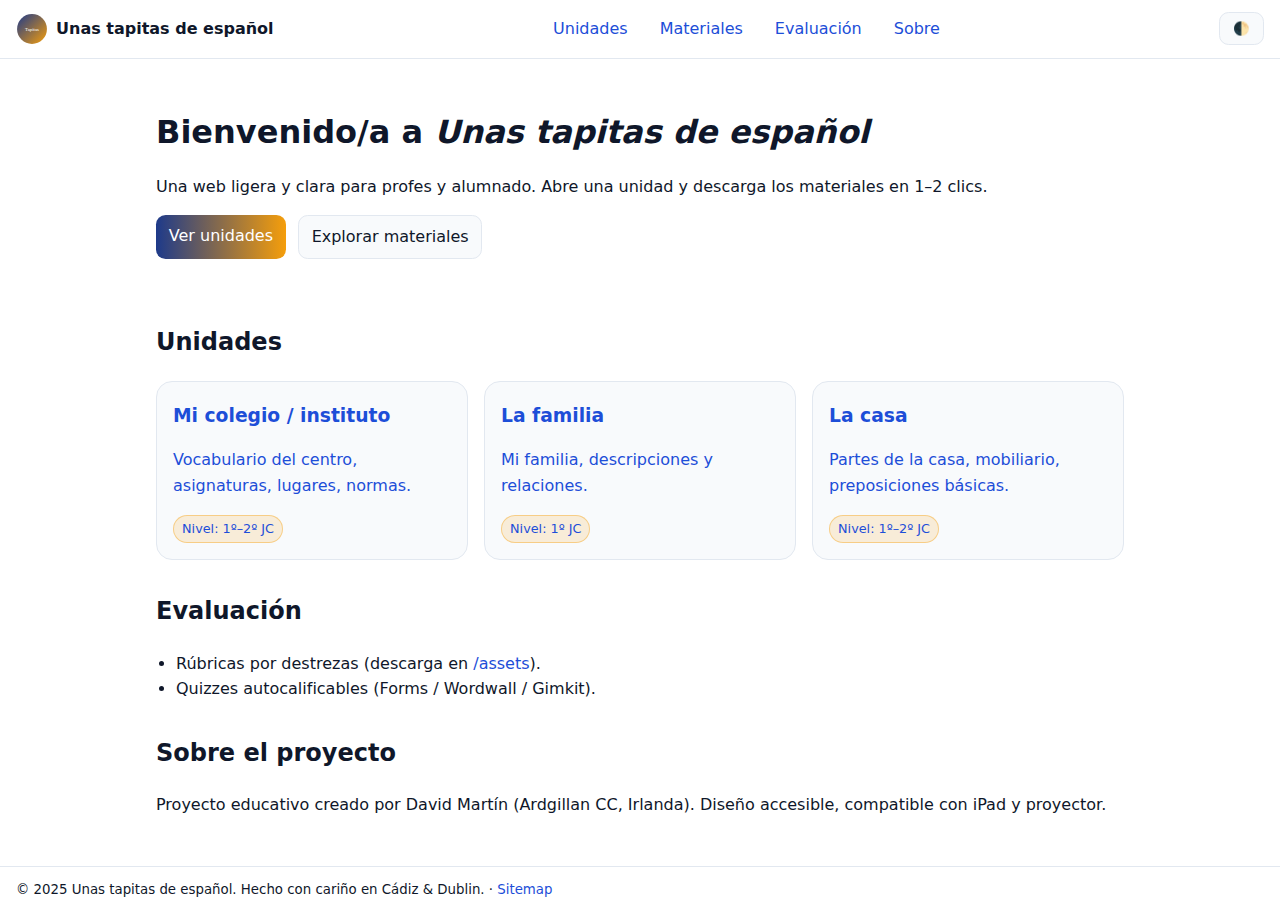
<file: unas_tapitas_starter_v1/index.html>
<!doctype html>
<html lang="es">
<head>
  <meta charset="utf-8" />
  <meta name="viewport" content="width=device-width, initial-scale=1" />
  <title>Unas tapitas de español · Inicio</title>
  <meta name="description" content="Recursos de español para Junior Cycle y Leaving Cert: mindmaps, handouts, quizzes y más." />
  <link rel="stylesheet" href="css/eduweb.css" />
  <link rel="icon" href="img/logo.svg" type="image/svg+xml">
</head>
<body>
<header class="site-header">
  <a class="brand" href="index.html">
    <img class="logo" src="img/logo.svg" alt="Logo Unas tapitas de español" />
    <span>Unas tapitas de español</span>
  </a>
  <nav class="nav">
    <a href="index.html#unidades">Unidades</a>
    <a href="pages/materiales.html">Materiales</a>
    <a href="index.html#evaluacion">Evaluación</a>
    <a href="index.html#sobre">Sobre</a>
  </nav>
  <button id="themeToggle" class="btn" aria-label="Cambiar tema">🌓</button>
</header>

<main class="container">
  <section class="hero">
    <h1>Bienvenido/a a <em>Unas tapitas de español</em></h1>
    <p>Una web ligera y clara para profes y alumnado. Abre una unidad y descarga los materiales en 1–2 clics.</p>
    <div class="cta-row">
      <a class="btn primary" href="#unidades">Ver unidades</a>
      <a class="btn" href="pages/materiales.html">Explorar materiales</a>
    </div>
  </section>

  <section id="unidades" class="section">
    <h2>Unidades</h2>
    <div class="grid cards">
      <a class="card" href="pages/mi-colegio.html">
        <h3>Mi colegio / instituto</h3>
        <p>Vocabulario del centro, asignaturas, lugares, normas.</p>
        <span class="pill">Nivel: 1º–2º JC</span>
      </a>
      <a class="card" href="pages/la-familia.html">
        <h3>La familia</h3>
        <p>Mi familia, descripciones y relaciones.</p>
        <span class="pill">Nivel: 1º JC</span>
      </a>
      <a class="card" href="pages/la-casa.html">
        <h3>La casa</h3>
        <p>Partes de la casa, mobiliario, preposiciones básicas.</p>
        <span class="pill">Nivel: 1º–2º JC</span>
      </a>
    </div>
  </section>

  <section id="evaluacion" class="section">
    <h2>Evaluación</h2>
    <ul class="list">
      <li>Rúbricas por destrezas (descarga en <a href="assets/">/assets</a>).</li>
      <li>Quizzes autocalificables (Forms / Wordwall / Gimkit).</li>
    </ul>
  </section>

  <section id="sobre" class="section">
    <h2>Sobre el proyecto</h2>
    <p>Proyecto educativo creado por David Martín (Ardgillan CC, Irlanda). Diseño accesible, compatible con iPad y proyector.</p>
  </section>
</main>

<footer class="site-footer">
  <small>© 2025 Unas tapitas de español. Hecho con cariño en Cádiz & Dublin. · <a href="sitemap.xml">Sitemap</a></small>
</footer>

<script src="js/site.js"></script>
</body>
</html>
</file>
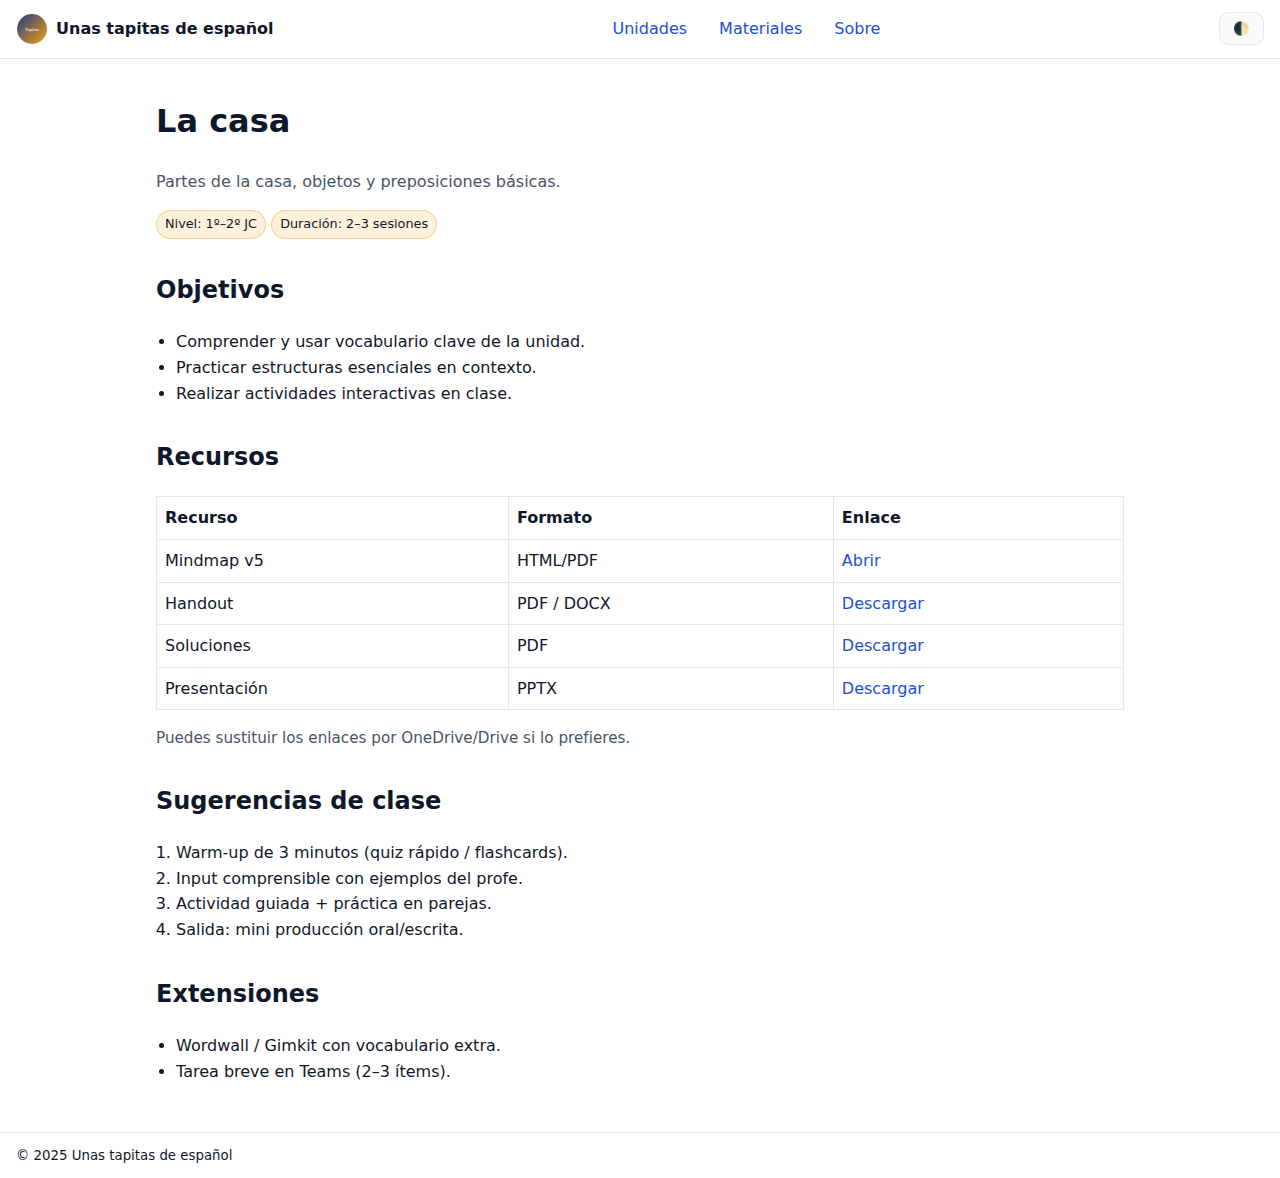
<file: unas_tapitas_starter_v1/pages/la-casa.html>
<!doctype html>
<html lang="es" data-page="la-casa">
<head>
  <meta charset="utf-8" />
  <meta name="viewport" content="width=device-width, initial-scale=1" />
  <title>Unidad · La casa · Unas tapitas de español</title>
  <meta name="description" content="Partes de la casa, objetos y preposiciones básicas." />
  <link rel="stylesheet" href="../css/eduweb.css" />
  <link rel="icon" href="../img/logo.svg" type="image/svg+xml">
</head>
<body>
<header class="site-header">
  <a class="brand" href="../index.html">
    <img class="logo" src="../img/logo.svg" alt="Logo Unas tapitas de español" />
    <span>Unas tapitas de español</span>
  </a>
  <nav class="nav">
    <a href="../index.html#unidades">Unidades</a>
    <a href="materiales.html">Materiales</a>
    <a href="../index.html#sobre">Sobre</a>
  </nav>
  <button id="themeToggle" class="btn" aria-label="Cambiar tema">🌓</button>
</header>

<main class="container">
  <article class="unit">
    <header class="unit-header">
      <h1>La casa</h1>
      <p class="lead">Partes de la casa, objetos y preposiciones básicas.</p>
      <div class="tags">
        <span class="pill">Nivel: 1º–2º JC</span>
        <span class="pill">Duración: 2–3 sesiones</span>
      </div>
    </header>

    <section class="section">
      <h2>Objetivos</h2>
      <ul class="list">
        <li>Comprender y usar vocabulario clave de la unidad.</li>
        <li>Practicar estructuras esenciales en contexto.</li>
        <li>Realizar actividades interactivas en clase.</li>
      </ul>
    </section>

    <section class="section">
      <h2>Recursos</h2>
      <table class="resource-table">
        <thead><tr><th>Recurso</th><th>Formato</th><th>Enlace</th></tr></thead>
        <tbody>
          <tr><td>Mindmap v5</td><td>HTML/PDF</td><td><a href="../assets/mindmap_v5.html">Abrir</a></td></tr>
          <tr><td>Handout</td><td>PDF / DOCX</td><td><a href="../assets/handout.pdf">Descargar</a></td></tr>
          <tr><td>Soluciones</td><td>PDF</td><td><a href="../assets/soluciones.pdf">Descargar</a></td></tr>
          <tr><td>Presentación</td><td>PPTX</td><td><a href="../assets/presentacion.pptx">Descargar</a></td></tr>
        </tbody>
      </table>
      <p class="hint">Puedes sustituir los enlaces por OneDrive/Drive si lo prefieres.</p>
    </section>

    <section class="section">
      <h2>Sugerencias de clase</h2>
      <ol class="list ordered">
        <li>Warm-up de 3 minutos (quiz rápido / flashcards).</li>
        <li>Input comprensible con ejemplos del profe.</li>
        <li>Actividad guiada + práctica en parejas.</li>
        <li>Salida: mini producción oral/escrita.</li>
      </ol>
    </section>

    <section class="section">
      <h2>Extensiones</h2>
      <ul class="list">
        <li>Wordwall / Gimkit con vocabulario extra.</li>
        <li>Tarea breve en Teams (2–3 ítems).</li>
      </ul>
    </section>
  </article>
</main>

<footer class="site-footer">
  <small>© 2025 Unas tapitas de español</small>
</footer>
<script src="../js/site.js"></script>
</body>
</html>
</file>
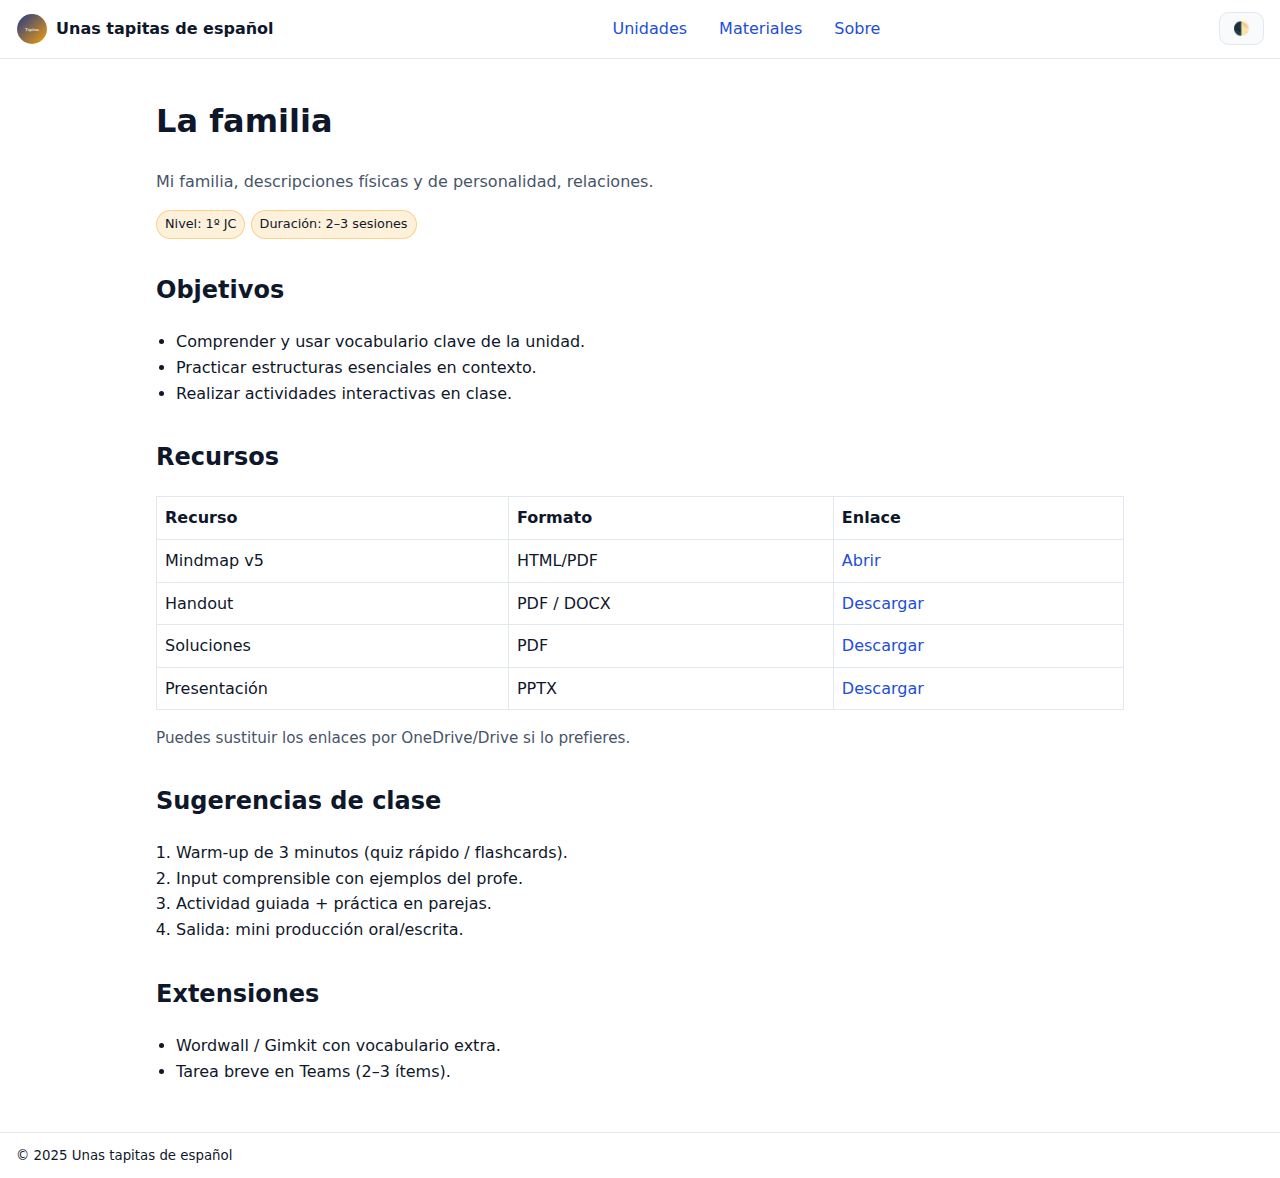
<file: unas_tapitas_starter_v1/pages/la-familia.html>
<!doctype html>
<html lang="es" data-page="la-familia">
<head>
  <meta charset="utf-8" />
  <meta name="viewport" content="width=device-width, initial-scale=1" />
  <title>Unidad · La familia · Unas tapitas de español</title>
  <meta name="description" content="Mi familia, descripciones físicas y de personalidad, relaciones." />
  <link rel="stylesheet" href="../css/eduweb.css" />
  <link rel="icon" href="../img/logo.svg" type="image/svg+xml">
</head>
<body>
<header class="site-header">
  <a class="brand" href="../index.html">
    <img class="logo" src="../img/logo.svg" alt="Logo Unas tapitas de español" />
    <span>Unas tapitas de español</span>
  </a>
  <nav class="nav">
    <a href="../index.html#unidades">Unidades</a>
    <a href="materiales.html">Materiales</a>
    <a href="../index.html#sobre">Sobre</a>
  </nav>
  <button id="themeToggle" class="btn" aria-label="Cambiar tema">🌓</button>
</header>

<main class="container">
  <article class="unit">
    <header class="unit-header">
      <h1>La familia</h1>
      <p class="lead">Mi familia, descripciones físicas y de personalidad, relaciones.</p>
      <div class="tags">
        <span class="pill">Nivel: 1º JC</span>
        <span class="pill">Duración: 2–3 sesiones</span>
      </div>
    </header>

    <section class="section">
      <h2>Objetivos</h2>
      <ul class="list">
        <li>Comprender y usar vocabulario clave de la unidad.</li>
        <li>Practicar estructuras esenciales en contexto.</li>
        <li>Realizar actividades interactivas en clase.</li>
      </ul>
    </section>

    <section class="section">
      <h2>Recursos</h2>
      <table class="resource-table">
        <thead><tr><th>Recurso</th><th>Formato</th><th>Enlace</th></tr></thead>
        <tbody>
          <tr><td>Mindmap v5</td><td>HTML/PDF</td><td><a href="../assets/mindmap_v5.html">Abrir</a></td></tr>
          <tr><td>Handout</td><td>PDF / DOCX</td><td><a href="../assets/handout.pdf">Descargar</a></td></tr>
          <tr><td>Soluciones</td><td>PDF</td><td><a href="../assets/soluciones.pdf">Descargar</a></td></tr>
          <tr><td>Presentación</td><td>PPTX</td><td><a href="../assets/presentacion.pptx">Descargar</a></td></tr>
        </tbody>
      </table>
      <p class="hint">Puedes sustituir los enlaces por OneDrive/Drive si lo prefieres.</p>
    </section>

    <section class="section">
      <h2>Sugerencias de clase</h2>
      <ol class="list ordered">
        <li>Warm-up de 3 minutos (quiz rápido / flashcards).</li>
        <li>Input comprensible con ejemplos del profe.</li>
        <li>Actividad guiada + práctica en parejas.</li>
        <li>Salida: mini producción oral/escrita.</li>
      </ol>
    </section>

    <section class="section">
      <h2>Extensiones</h2>
      <ul class="list">
        <li>Wordwall / Gimkit con vocabulario extra.</li>
        <li>Tarea breve en Teams (2–3 ítems).</li>
      </ul>
    </section>
  </article>
</main>

<footer class="site-footer">
  <small>© 2025 Unas tapitas de español</small>
</footer>
<script src="../js/site.js"></script>
</body>
</html>
</file>
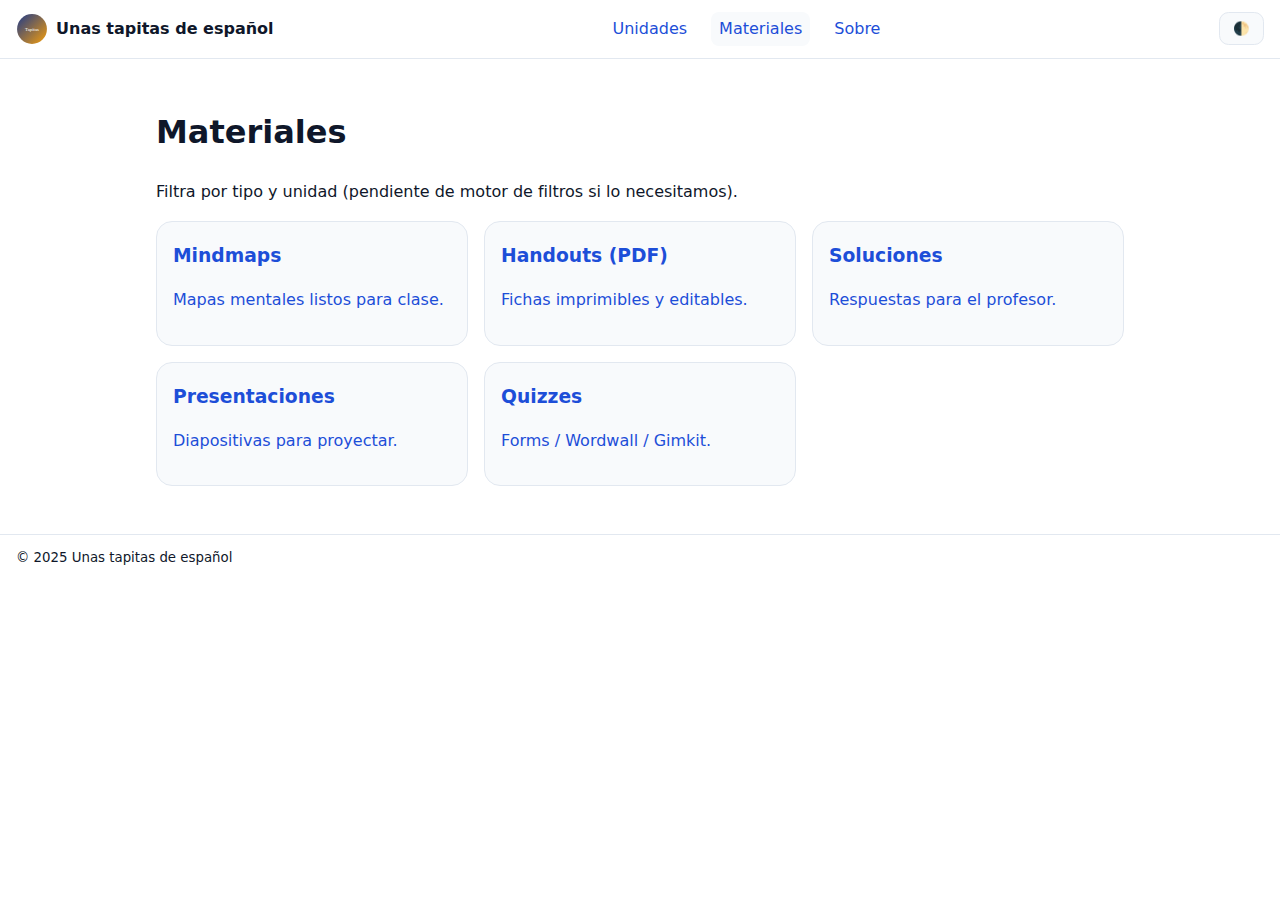
<file: unas_tapitas_starter_v1/pages/materiales.html>
<!doctype html>
<html lang="es">
<head>
  <meta charset="utf-8" />
  <meta name="viewport" content="width=device-width, initial-scale=1" />
  <title>Materiales · Unas tapitas de español</title>
  <meta name="description" content="Listado de materiales por tipo: mindmaps, handouts, soluciones, presentaciones, quizzes." />
  <link rel="stylesheet" href="../css/eduweb.css" />
  <link rel="icon" href="../img/logo.svg" type="image/svg+xml">
</head>
<body>
<header class="site-header">
  <a class="brand" href="../index.html">
    <img class="logo" src="../img/logo.svg" alt="Logo Unas tapitas de español" />
    <span>Unas tapitas de español</span>
  </a>
  <nav class="nav">
    <a href="../index.html#unidades">Unidades</a>
    <a aria-current="page" href="materiales.html">Materiales</a>
    <a href="../index.html#sobre">Sobre</a>
  </nav>
  <button id="themeToggle" class="btn" aria-label="Cambiar tema">🌓</button>
</header>

<main class="container">
  <section class="section">
    <h1>Materiales</h1>
    <p>Filtra por tipo y unidad (pendiente de motor de filtros si lo necesitamos).</p>
    <div class="grid cards">
      <a class="card" href="../assets/" target="_blank"><h3>Mindmaps</h3><p>Mapas mentales listos para clase.</p></a>
      <a class="card" href="../assets/" target="_blank"><h3>Handouts (PDF)</h3><p>Fichas imprimibles y editables.</p></a>
      <a class="card" href="../assets/" target="_blank"><h3>Soluciones</h3><p>Respuestas para el profesor.</p></a>
      <a class="card" href="../assets/" target="_blank"><h3>Presentaciones</h3><p>Diapositivas para proyectar.</p></a>
      <a class="card" href="../assets/" target="_blank"><h3>Quizzes</h3><p>Forms / Wordwall / Gimkit.</p></a>
    </div>
  </section>
</main>

<footer class="site-footer">
  <small>© 2025 Unas tapitas de español</small>
</footer>
<script src="../js/site.js"></script>
</body>
</html>
</file>
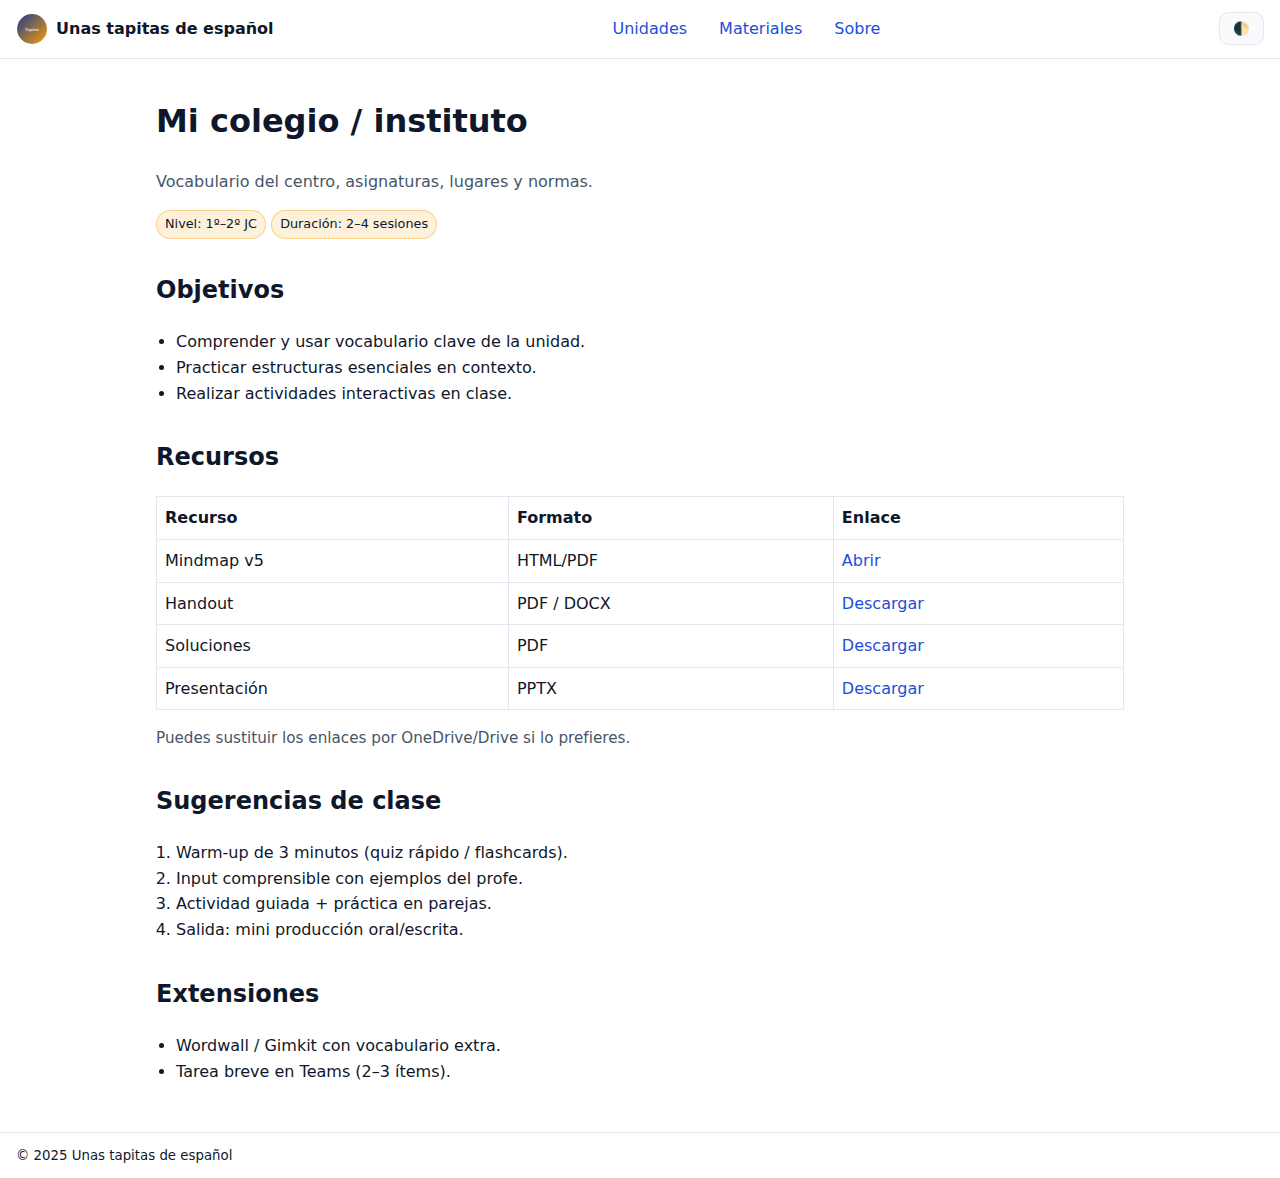
<file: unas_tapitas_starter_v1/pages/mi-colegio.html>
<!doctype html>
<html lang="es" data-page="mi-colegio">
<head>
  <meta charset="utf-8" />
  <meta name="viewport" content="width=device-width, initial-scale=1" />
  <title>Unidad · Mi colegio / instituto · Unas tapitas de español</title>
  <meta name="description" content="Vocabulario del centro, asignaturas, lugares y normas." />
  <link rel="stylesheet" href="../css/eduweb.css" />
  <link rel="icon" href="../img/logo.svg" type="image/svg+xml">
</head>
<body>
<header class="site-header">
  <a class="brand" href="../index.html">
    <img class="logo" src="../img/logo.svg" alt="Logo Unas tapitas de español" />
    <span>Unas tapitas de español</span>
  </a>
  <nav class="nav">
    <a href="../index.html#unidades">Unidades</a>
    <a href="materiales.html">Materiales</a>
    <a href="../index.html#sobre">Sobre</a>
  </nav>
  <button id="themeToggle" class="btn" aria-label="Cambiar tema">🌓</button>
</header>

<main class="container">
  <article class="unit">
    <header class="unit-header">
      <h1>Mi colegio / instituto</h1>
      <p class="lead">Vocabulario del centro, asignaturas, lugares y normas.</p>
      <div class="tags">
        <span class="pill">Nivel: 1º–2º JC</span>
        <span class="pill">Duración: 2–4 sesiones</span>
      </div>
    </header>

    <section class="section">
      <h2>Objetivos</h2>
      <ul class="list">
        <li>Comprender y usar vocabulario clave de la unidad.</li>
        <li>Practicar estructuras esenciales en contexto.</li>
        <li>Realizar actividades interactivas en clase.</li>
      </ul>
    </section>

    <section class="section">
      <h2>Recursos</h2>
      <table class="resource-table">
        <thead><tr><th>Recurso</th><th>Formato</th><th>Enlace</th></tr></thead>
        <tbody>
          <tr><td>Mindmap v5</td><td>HTML/PDF</td><td><a href="../assets/mindmap_v5.html">Abrir</a></td></tr>
          <tr><td>Handout</td><td>PDF / DOCX</td><td><a href="../assets/handout.pdf">Descargar</a></td></tr>
          <tr><td>Soluciones</td><td>PDF</td><td><a href="../assets/soluciones.pdf">Descargar</a></td></tr>
          <tr><td>Presentación</td><td>PPTX</td><td><a href="../assets/presentacion.pptx">Descargar</a></td></tr>
        </tbody>
      </table>
      <p class="hint">Puedes sustituir los enlaces por OneDrive/Drive si lo prefieres.</p>
    </section>

    <section class="section">
      <h2>Sugerencias de clase</h2>
      <ol class="list ordered">
        <li>Warm-up de 3 minutos (quiz rápido / flashcards).</li>
        <li>Input comprensible con ejemplos del profe.</li>
        <li>Actividad guiada + práctica en parejas.</li>
        <li>Salida: mini producción oral/escrita.</li>
      </ol>
    </section>

    <section class="section">
      <h2>Extensiones</h2>
      <ul class="list">
        <li>Wordwall / Gimkit con vocabulario extra.</li>
        <li>Tarea breve en Teams (2–3 ítems).</li>
      </ul>
    </section>
  </article>
</main>

<footer class="site-footer">
  <small>© 2025 Unas tapitas de español</small>
</footer>
<script src="../js/site.js"></script>
</body>
</html>
</file>
<file: unas_tapitas_starter_v1/css/eduweb.css>
/* eduweb.css — paleta suave Cádiz CF (azul/amarillo) + accesibilidad AA */
:root{
  --bg: #ffffff;
  --text: #0f172a;
  --muted: #475569;
  --card: #f8fafc;
  --brand1: #1e3a8a; /* azul */
  --brand2: #f59e0b; /* amarillo suave */
  --link: #1d4ed8;
  --border: #e2e8f0;
}

:root.dark{
  --bg: #0b1020;
  --text: #e6edf3;
  --muted: #9aa4b2;
  --card: #121a2f;
  --link: #8ab4ff;
  --border: #1f2a44;
}

*{box-sizing:border-box}
html,body{height:100%}
body{
  margin:0;
  font-family: system-ui, -apple-system, Segoe UI, Roboto, Ubuntu, Cantarell, Noto Sans, Arial, "Apple Color Emoji","Segoe UI Emoji";
  background: var(--bg);
  color: var(--text);
  line-height:1.6;
}

a{color:var(--link); text-decoration:none}
a:hover{text-decoration:underline}

.container{max-width:1000px; margin:0 auto; padding: 1rem}

.site-header, .site-footer{
  display:flex; align-items:center; justify-content:space-between;
  gap:.75rem; padding:.75rem 1rem; border-bottom:1px solid var(--border)
}
.site-footer{border-top:1px solid var(--border); border-bottom:none}

.brand{display:flex; align-items:center; gap:.5rem; font-weight:700; color:var(--text)}
.logo{width:32px; height:32px}

.nav{display:flex; gap:1rem; flex-wrap:wrap}
.nav a{padding:.25rem .5rem; border-radius:.5rem}
.nav a[aria-current="page"]{background:var(--card)}

.btn{
  border:1px solid var(--border);
  background:var(--card);
  color:var(--text);
  padding:.5rem .8rem;
  border-radius:.6rem;
  cursor:pointer;
}
.btn.primary{background:linear-gradient(90deg,var(--brand1),var(--brand2)); color:white; border:none}
.btn:focus{outline:3px solid var(--brand2)}

.hero{padding:2rem 0}
.hero h1{margin:0 0 .5rem 0}
.cta-row{display:flex; gap:.75rem; flex-wrap:wrap}

.section{margin:2rem 0}
.grid{display:grid; grid-template-columns: repeat(auto-fit,minmax(240px,1fr)); gap:1rem}
.cards .card{
  display:block; padding:1rem; border:1px solid var(--border); background:var(--card); border-radius:1rem;
}
.card h3{margin:.2rem 0}
.pill{display:inline-block; font-size:.8rem; padding:.2rem .5rem; border-radius:999px; background:rgba(245,158,11,.15); border:1px solid rgba(245,158,11,.4)}

.unit .lead{color:var(--muted)}
.list{padding-left:1.25rem}
.ordered{list-style: decimal}
.resource-table{width:100%; border-collapse:collapse; margin-top:.5rem}
.resource-table th, .resource-table td{border:1px solid var(--border); padding:.5rem; text-align:left}
.hint{color:var(--muted); font-size:.95rem}

/* impresión limpia */
@media print{
  .site-header,.site-footer,.btn,.nav{display:none!important}
  a[href]:after{content:" (" attr(href) ")"; font-size:.85em}
}
</file>
